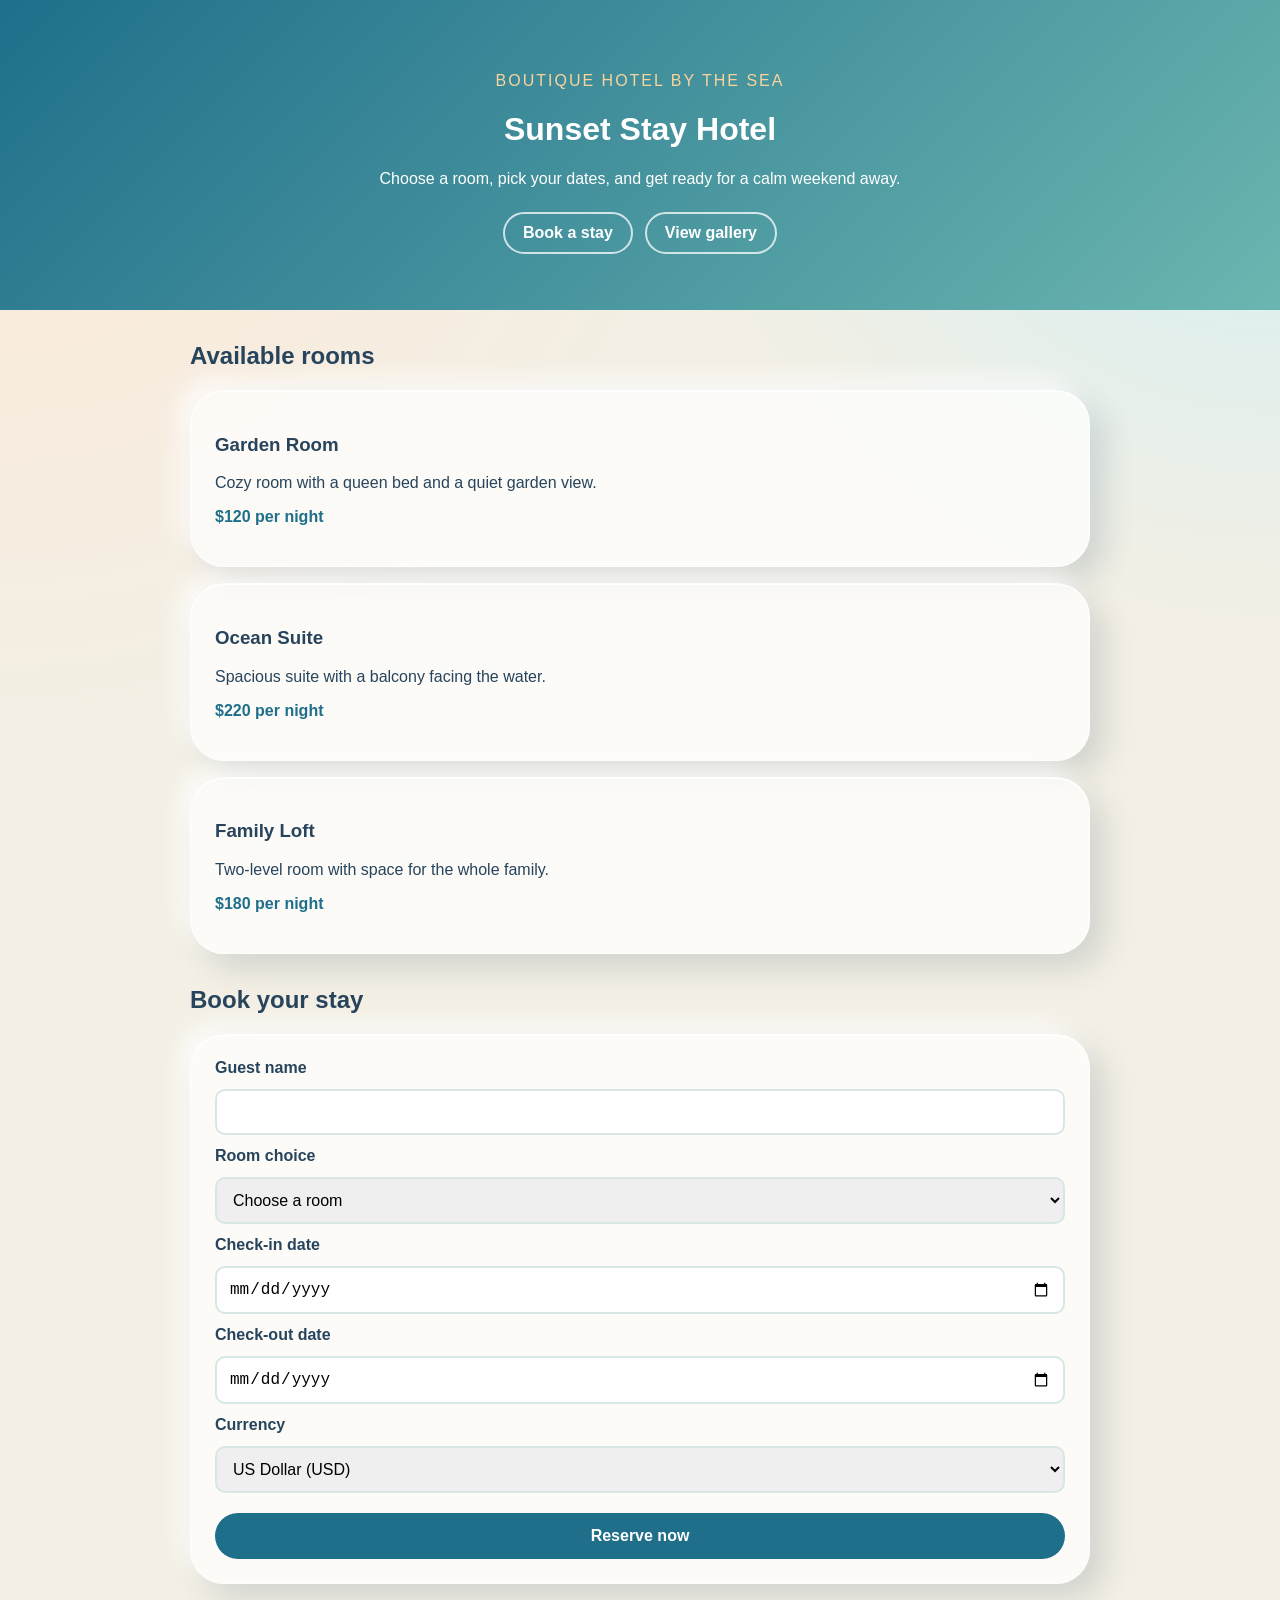
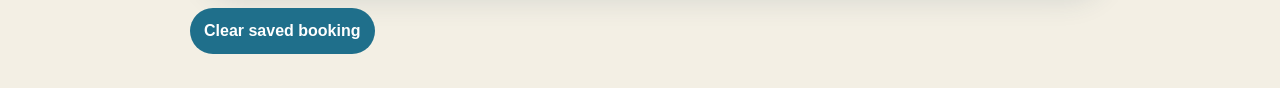
<file: index.html>
<!DOCTYPE html>
<html lang="en">
<head>
  <meta charset="UTF-8">
  <meta name="viewport" content="width=device-width, initial-scale=1.0">
  <title>Sunset Stay Hotel</title>
  <link rel="stylesheet" href="styles.css">
</head>
<body>
  <header>
    <p class="eyebrow">Boutique hotel by the sea</p>
    <h1>Sunset Stay Hotel</h1>
    <p>Choose a room, pick your dates, and get ready for a calm weekend away.</p>

    <nav class="site-nav" aria-label="Main navigation">
      <a href="index.html">Book a stay</a>
      <a href="gallery.html">View gallery</a>
    </nav>
  </header>

  <main>
    <section class="rooms">
      <h2>Available rooms</h2>

      <article class="room-card">
        <h3>Garden Room</h3>
        <p>Cozy room with a queen bed and a quiet garden view.</p>
        <p class="price">$120 per night</p>
      </article>

      <article class="room-card">
        <h3>Ocean Suite</h3>
        <p>Spacious suite with a balcony facing the water.</p>
        <p class="price">$220 per night</p>
      </article>

      <article class="room-card">
        <h3>Family Loft</h3>
        <p>Two-level room with space for the whole family.</p>
        <p class="price">$180 per night</p>
      </article>
    </section>

    <section class="booking">
      <h2>Book your stay</h2>
      <form id="booking-form">
        <label for="guest-name">Guest name</label>
        <input type="text" id="guest-name" name="guestName" required>

        <label for="room-choice">Room choice</label>
        <select id="room-choice" name="roomChoice" required>
          <option value="">Choose a room</option>
          <option value="Garden Room">Garden Room</option>
          <option value="Ocean Suite">Ocean Suite</option>
          <option value="Family Loft">Family Loft</option>
        </select>

        <label for="check-in">Check-in date</label>
        <input type="date" id="check-in" name="checkIn" required>

        <label for="check-out">Check-out date</label>
        <input type="date" id="check-out" name="checkOut" required>

        <label for="currency-choice">Currency</label>
        <select id="currency-choice" name="currencyChoice" required>
          <option value="USD">US Dollar (USD)</option>
          <option value="EUR">Euro (EUR)</option>
          <option value="GBP">British Pound (GBP)</option>
        </select>

        <button type="submit">Reserve now</button>
      </form>

      <div id="price-preview" class="price-preview"></div>
      <div id="booking-summary" class="booking-summary"></div>
      <button id="clear-booking" class="clear-booking" type="button">Clear saved booking</button>
    </section>
  </main>

  <script src="script.js"></script>
</body>
</html>
</file>
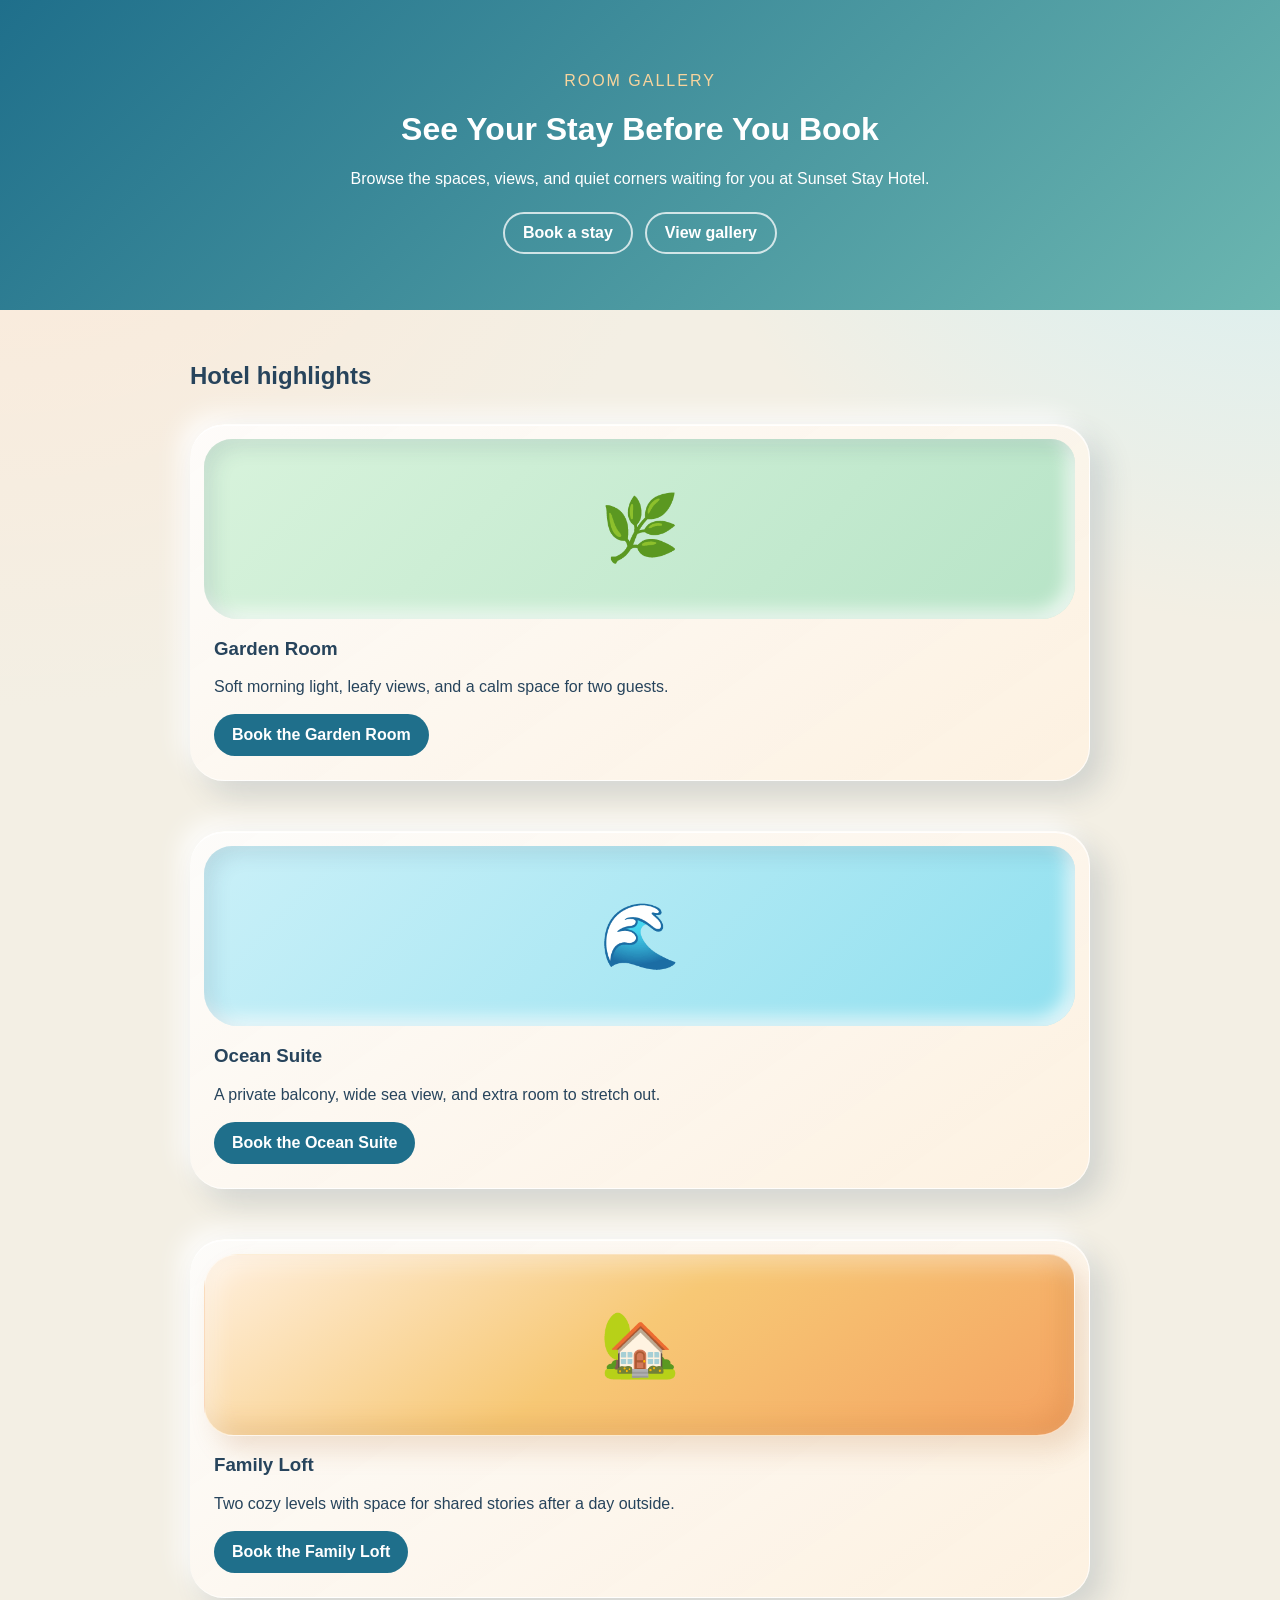
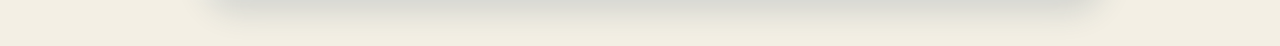
<file: gallery.html>
<!DOCTYPE html>
<html lang="en">
<head>
  <meta charset="UTF-8">
  <meta name="viewport" content="width=device-width, initial-scale=1.0">
  <title>Gallery | Sunset Stay Hotel</title>
  <link rel="stylesheet" href="styles.css">
</head>
<body>
  <header>
    <p class="eyebrow">Room gallery</p>
    <h1>See Your Stay Before You Book</h1>
    <p>Browse the spaces, views, and quiet corners waiting for you at Sunset Stay Hotel.</p>
    <nav class="site-nav" aria-label="Main navigation">
      <a href="index.html">Book a stay</a>
      <a href="gallery.html">View gallery</a>
    </nav>
  </header>

  <main>
    <section class="gallery">
      <h2>Hotel highlights</h2>

      <article class="gallery-card garden-photo">
        <div class="gallery-image" aria-hidden="true">🌿</div>
        <h3>Garden Room</h3>
        <p>Soft morning light, leafy views, and a calm space for two guests.</p>
        <a class="room-link" href="index.html?room=Garden%20Room">Book the Garden Room</a>
      </article>

      <article class="gallery-card ocean-photo">
        <div class="gallery-image" aria-hidden="true">🌊</div>
        <h3>Ocean Suite</h3>
        <p>A private balcony, wide sea view, and extra room to stretch out.</p>
        <a class="room-link" href="index.html?room=Ocean%20Suite">Book the Ocean Suite</a>
      </article>

      <article class="gallery-card family-photo">
        <div class="gallery-image" aria-hidden="true">🏡</div>
        <h3>Family Loft</h3>
        <p>Two cozy levels with space for shared stories after a day outside.</p>
        <a class="room-link" href="index.html?room=Family%20Loft">Book the Family Loft</a>
      </article>
    </section>
  </main>
</body>
</html>
</file>
<file: styles.css>
body {
  margin: 0;
  font-family: Arial, sans-serif;
  background:
    radial-gradient(circle at top left, rgba(255, 232, 214, 0.9), transparent 34%),
    radial-gradient(circle at top right, rgba(202, 240, 248, 0.9), transparent 30%),
    #f3efe4;
  color: #27445c;
}

header {
  padding: 56px 24px;
  text-align: center;
  background: linear-gradient(135deg, #1f6f8b, #6bb6b0);
  color: white;
}

.eyebrow {
  text-transform: uppercase;
  letter-spacing: 2px;
  color: #f8d49d;
}

.site-nav {
  display: flex;
  justify-content: center;
  gap: 12px;
  flex-wrap: wrap;
  margin-top: 24px;
}

.site-nav a {
  color: white;
  text-decoration: none;
  font-weight: bold;
  border: 2px solid rgba(255, 255, 255, 0.75);
  border-radius: 999px;
  padding: 10px 18px;
}

.site-nav a:hover {
  background: white;
  color: #1f6f8b;
}

.rooms,
.booking,
.gallery {
  max-width: 900px;
  margin: 32px auto;
  padding: 0 20px;
}

.room-card,
.booking form,
.price-preview,
.booking-summary,
.gallery-card {
  background: rgba(255, 255, 255, 0.72);
  border-radius: 34px;
  padding: 24px;
  margin: 16px 0;
  box-shadow:
    14px 14px 30px rgba(39, 68, 92, 0.16),
    -10px -10px 24px rgba(255, 255, 255, 0.85),
    inset 0 1px 0 rgba(255, 255, 255, 0.9);
  border: 1px solid rgba(255, 255, 255, 0.75);
  transition: transform 0.25s ease, box-shadow 0.25s ease;
}

.price-preview:empty,
.booking-summary:empty {
  display: none;
}

.price-preview {
  background: #eefaf8;
  border-left-color: #2a9d8f;
  font-weight: bold;
}

.booking-summary {
  background: #fff8e8;
  border-left-color: #f4a261;
  font-weight: bold;
}

.booking form {
  display: grid;
  gap: 12px;
}

.booking label {
  font-weight: bold;
}

.booking input,
.booking select {
  padding: 12px;
  border: 2px solid #d7e7e5;
  border-radius: 10px;
  font-size: 1rem;
}

.booking button {
  margin-top: 8px;
  padding: 14px;
  border: none;
  border-radius: 999px;
  background: #1f6f8b;
  color: white;
  font-size: 1rem;
  font-weight: bold;
  cursor: pointer;
}

.booking button:hover {
  background: #164f63;
}

.price {
  font-weight: bold;
  color: #1f6f8b;
}

.gallery {
  display: grid;
  gap: 18px;
}

.gallery h2 {
  margin-bottom: 0;
}

.gallery-card {
  overflow: hidden;
  border-left: none;
  padding: 0;
  background: linear-gradient(145deg, rgba(255, 255, 255, 0.82), rgba(255, 241, 224, 0.78));
}

.gallery-card:hover {
  transform: translateY(-6px);
  box-shadow:
    18px 18px 38px rgba(39, 68, 92, 0.2),
    -12px -12px 28px rgba(255, 255, 255, 0.92),
    inset 0 1px 0 rgba(255, 255, 255, 0.95);
}

.gallery-card h3,
.gallery-card p,
.gallery-card .room-link {
  margin-left: 24px;
  margin-right: 24px;
}

.gallery-card p {
  margin-bottom: 18px;
}

.gallery-image {
  min-height: 180px;
  display: grid;
  place-items: center;
  font-size: 4rem;
  border-radius: 28px 24px 34px 34px;
  margin: 14px;
  box-shadow: inset 8px 8px 20px rgba(39, 68, 92, 0.12), inset -8px -8px 18px rgba(255, 255, 255, 0.75);
}

.room-link {
  display: inline-block;
  margin-bottom: 24px;
  padding: 12px 18px;
  border-radius: 999px;
  background: #1f6f8b;
  color: white;
  font-weight: bold;
  text-decoration: none;
}

.room-link:hover {
  background: #164f63;
}

.garden-photo .gallery-image {
  background: linear-gradient(135deg, #d8f3dc, #b7e4c7);
}

.ocean-photo .gallery-image {
  background: linear-gradient(135deg, #caf0f8, #90e0ef);
}

.family-photo .gallery-image {
  background: linear-gradient(145deg, #fff0df 0%, #f7c875 48%, #f4a261 100%);
  border: 1px solid rgba(255, 255, 255, 0.56);
  border-radius: 34px 26px 38px 30px;
  box-shadow:
    inset 10px 10px 22px rgba(255, 255, 255, 0.36),
    inset -10px -10px 24px rgba(180, 104, 37, 0.18),
    12px 14px 26px rgba(180, 104, 37, 0.18);
}

@media (max-width: 600px) {
  header {
    padding: 40px 18px;
  }

  .rooms,
  .booking,
  .gallery {
    margin: 24px auto;
    padding: 0 14px;
  }

  .room-card,
  .booking form,
  .price-preview,
  .booking-summary,
  .gallery-card {
    border-radius: 18px;
  }

  .room-card,
  .booking form,
  .price-preview,
  .booking-summary {
    padding: 18px;
  }

  .gallery-card h3,
  .gallery-card p,
  .gallery-card .room-link {
    margin-left: 18px;
    margin-right: 18px;
  }
}
</file>
